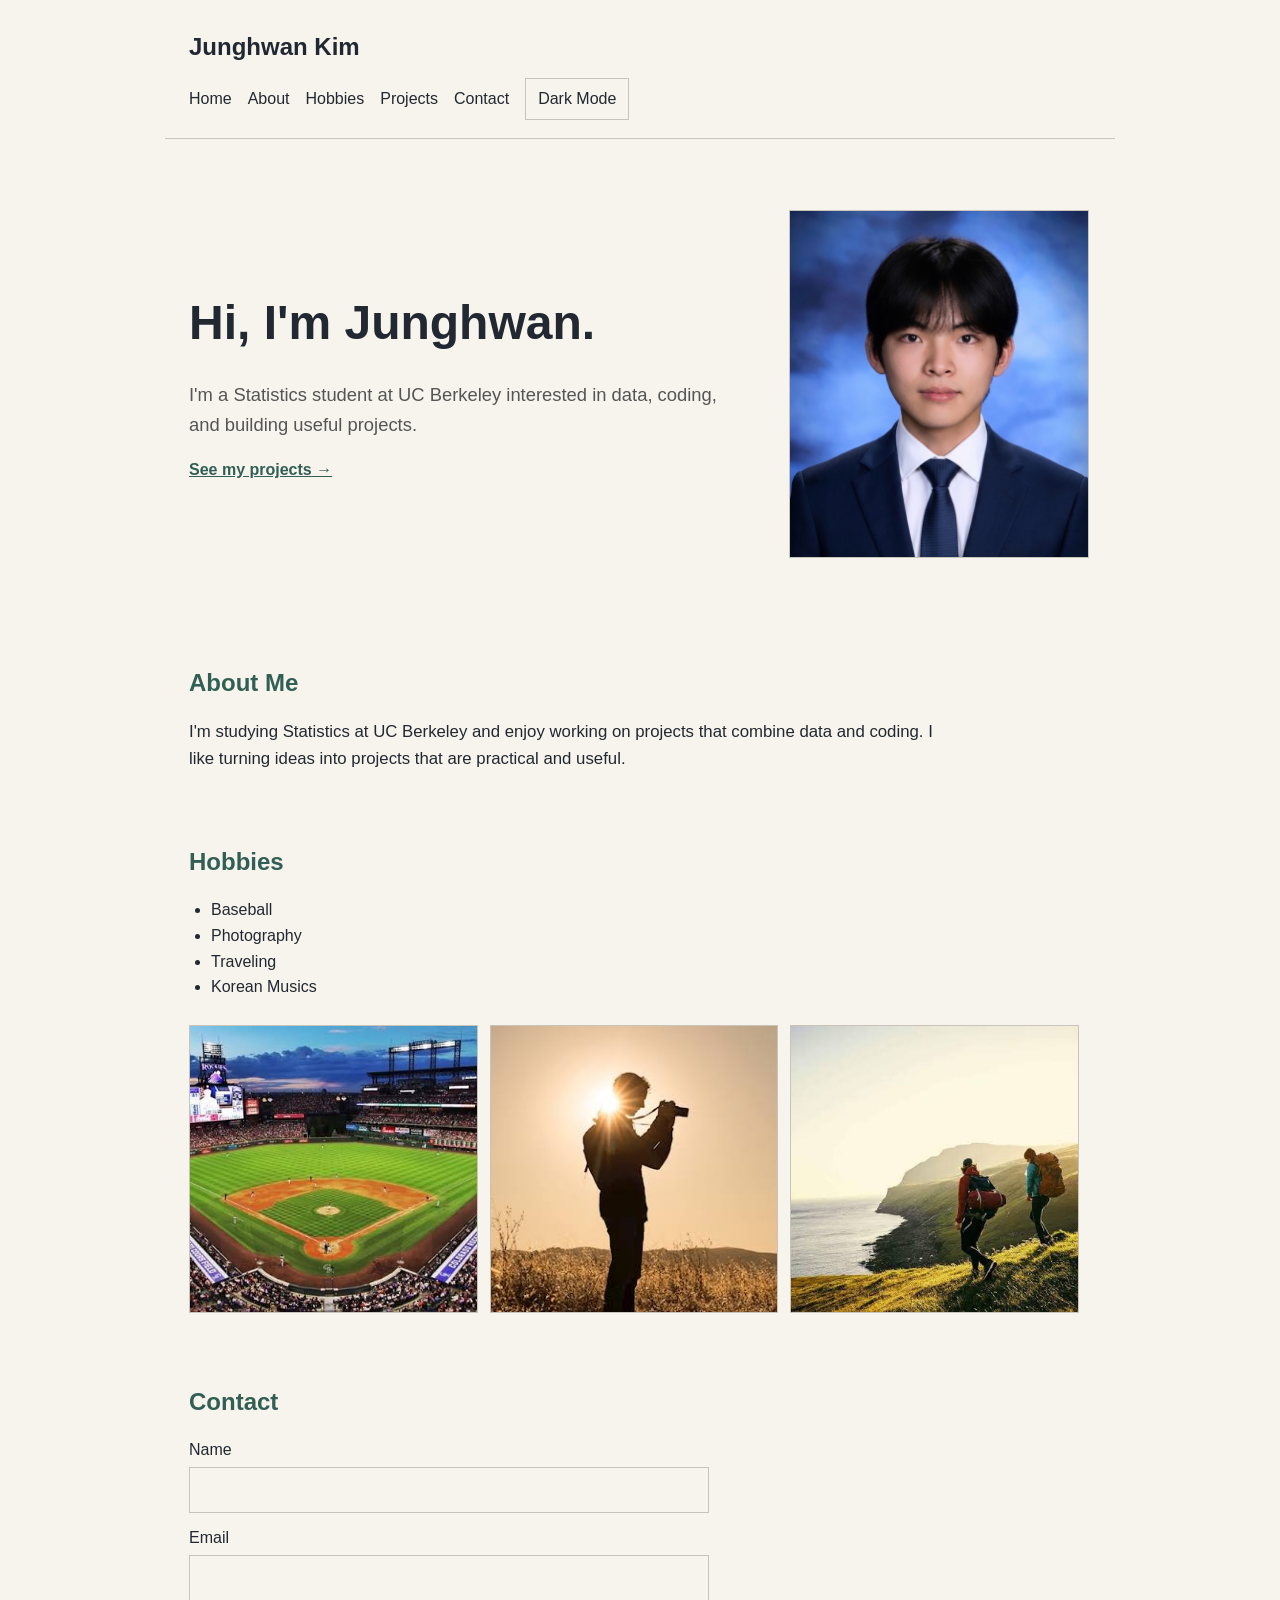
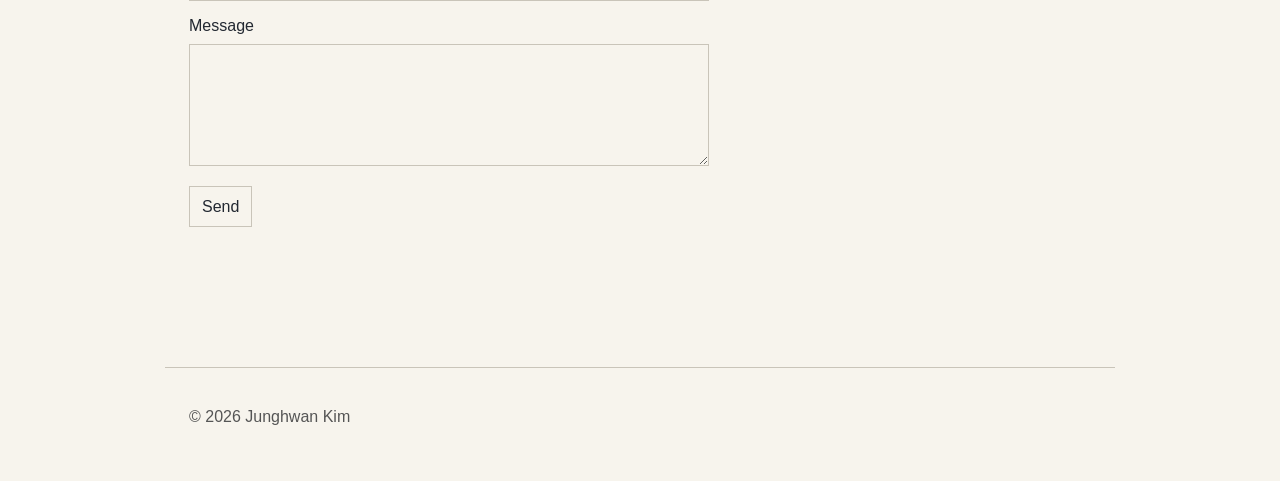
<file: index.html>
<!DOCTYPE html>
<html lang="en">
<head>
  <meta charset="UTF-8">
  <meta name="viewport" content="width=device-width, initial-scale=1.0">
  <meta name="description" content="Junghwan Kim personal website">
  <title>Junghwan Kim</title>
  <link rel="stylesheet" href="style.css">
</head>
<body>
  <header>
    <h1 class="site-title">Junghwan Kim</h1>
    <nav>
      <a href="index.html">Home</a>
      <a href="#about">About</a>
      <a href="#hobbies">Hobbies</a>
      <a href="projects.html">Projects</a>
      <a href="#contact">Contact</a>
      <button id="themeToggle">Dark Mode</button>
    </nav>
  </header>

  <main>
    <section class="intro">
      <div>
        <h2>Hi, I'm Junghwan.</h2>
        <p>
          I'm a Statistics student at UC Berkeley interested in data, coding,
          and building useful projects.
        </p>
        <a class="simple-link" href="projects.html">See my projects →</a>
      </div>
      <img src="images/profile.jpg" alt="Profile photo">
    </section>

    <section id="about">
      <h3>About Me</h3>
      <p>
        I'm studying Statistics at UC Berkeley and enjoy working on projects that combine data and coding.
        I like turning ideas into projects that are practical and useful.
      </p>
    </section>

    <section id="hobbies">
      <h3>Hobbies</h3>
      <ul>
        <li>Baseball</li>
        <li>Photography</li>
        <li>Traveling</li>
        <li>Korean Musics</li>
      </ul>

      <div class="photos">
        <img src="images/hobby1.jpg" alt="Hobby photo 1">
        <img src="images/hobby2.jpg" alt="Hobby photo 2">
        <img src="images/hobby3.jpg" alt="Hobby photo 3">
      </div>
    </section>

    <section id="contact">
      <h3>Contact</h3>
      <form id="contactForm">
        <label for="name">Name</label>
        <input id="name" type="text" required>

        <label for="email">Email</label>
        <input id="email" type="email" required>

        <label for="message">Message</label>
        <textarea id="message" rows="4" required></textarea>

        <button type="submit">Send</button>
        <p id="formMessage"></p>
      </form>
    </section>
  </main>

  <footer>
    <p>© 2026 Junghwan Kim</p>
  </footer>

  <script src="script.js"></script>
</body>
</html>
</file>
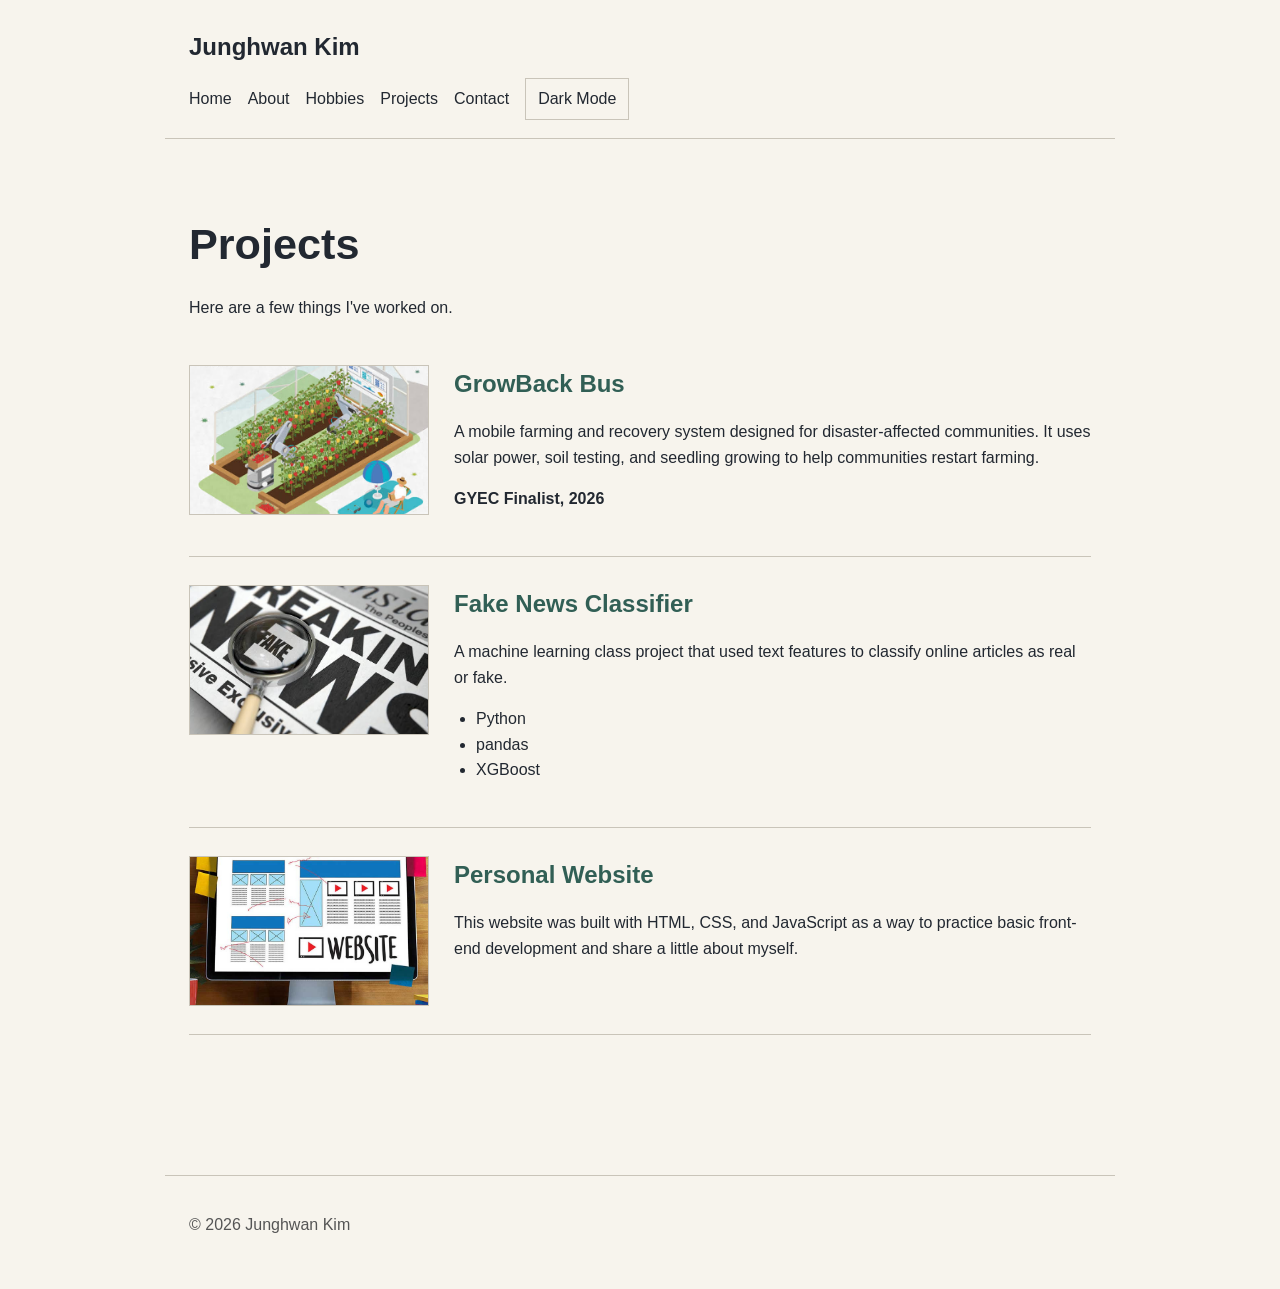
<file: projects.html>
<!DOCTYPE html>
<html lang="en">
<head>
  <meta charset="UTF-8">
  <meta name="viewport" content="width=device-width, initial-scale=1.0">
  <meta name="description" content="Projects by Junghwan Kim">
  <title>Projects | Junghwan Kim</title>
  <link rel="stylesheet" href="style.css">
</head>
<body>
  <header>
    <h1 class="site-title">Junghwan Kim</h1>
    <nav>
      <a href="index.html">Home</a>
      <a href="index.html#about">About</a>
      <a href="index.html#hobbies">Hobbies</a>
      <a href="projects.html">Projects</a>
      <a href="index.html#contact">Contact</a>
      <button id="themeToggle">Dark Mode</button>
    </nav>
  </header>

  <main>
    <section>
      <h2 class="page-title">Projects</h2>
      <p>Here are a few things I've worked on.</p>

      <div class="project">
        <img src="images/project1.jpg" alt="GrowBack Bus project image">
        <div>
          <h3>GrowBack Bus</h3>
          <p>
            A mobile farming and recovery system designed for disaster-affected communities.
            It uses solar power, soil testing, and seedling growing
            to help communities restart farming.
          </p>
          <p><strong>GYEC Finalist, 2026</strong></p>
        </div>
      </div>

      <div class="project">
        <img src="images/project2.jpg" alt="Fake News Classifier project image">
        <div>
          <h3>Fake News Classifier</h3>
          <p>
            A machine learning class project that used text features to classify
            online articles as real or fake.
          </p>
          <ul>
            <li>Python</li>
            <li>pandas</li>
            <li>XGBoost</li>
          </ul>
        </div>
      </div>

      <div class="project">
        <img src="images/project3.jpg" alt="Personal website project image">
        <div>
          <h3>Personal Website</h3>
          <p>
            This website was built with HTML, CSS, and JavaScript as a way to practice
            basic front-end development and share a little about myself.
          </p>
        </div>
      </div>
    </section>
  </main>

  <footer>
    <p>© 2026 Junghwan Kim</p>
  </footer>

  <script src="script.js"></script>
</body>
</html>
</file>
<file: style.css>
:root {
  --bg: #f7f4ed;
  --text: #222831;
  --muted: #555;
  --accent: #315f55;
  --line: #c9c4b9;
}

body.dark {
  --bg: #1c1f1e;
  --text: #f3f1ec;
  --muted: #c8c4bb;
  --accent: #9ec8bb;
  --line: #444;
}

* {
  box-sizing: border-box;
}

body {
  margin: 0;
  font-family: Arial, Helvetica, sans-serif;
  background: var(--bg);
  color: var(--text);
  line-height: 1.6;
}

header {
  max-width: 950px;
  margin: 0 auto;
  padding: 28px 24px 18px;
  border-bottom: 1px solid var(--line);
}

.site-title {
  margin: 0 0 12px;
  font-size: 1.5rem;
}

nav {
  display: flex;
  flex-wrap: wrap;
  gap: 16px;
  align-items: center;
}

nav a {
  color: var(--text);
  text-decoration: none;
}

nav a:hover {
  text-decoration: underline;
}

button {
  font: inherit;
  padding: 7px 12px;
  border: 1px solid var(--line);
  background: transparent;
  color: var(--text);
  cursor: pointer;
}

main {
  max-width: 950px;
  margin: 0 auto;
  padding: 35px 24px 70px;
}

section {
  margin-bottom: 70px;
}

.intro {
  display: grid;
  grid-template-columns: 1.3fr 0.7fr;
  gap: 40px;
  align-items: center;
  min-height: 420px;
}

.intro h2 {
  font-size: 3rem;
  margin: 0 0 14px;
}

.intro p {
  font-size: 1.15rem;
  color: var(--muted);
  max-width: 600px;
}

.intro img {
  width: 100%;
  max-width: 300px;
  border: 1px solid var(--line);
}

.simple-link {
  color: var(--accent);
  font-weight: bold;
}

h3 {
  color: var(--accent);
  font-size: 1.5rem;
  margin-bottom: 15px;
}

#about p {
  max-width: 760px;
  font-size: 1.05rem;
}

ul {
  padding-left: 22px;
}

.photos {
  display: flex;
  gap: 12px;
  margin-top: 25px;
}

.photos img {
  width: 32%;
  aspect-ratio: 1 / 1;
  object-fit: cover;
  border: 1px solid var(--line);
}

form {
  max-width: 520px;
}

form label {
  display: block;
  margin: 12px 0 5px;
}

input,
textarea {
  width: 100%;
  padding: 9px;
  border: 1px solid var(--line);
  background: var(--bg);
  color: var(--text);
  font: inherit;
}

form button {
  margin-top: 12px;
}

#formMessage {
  color: var(--accent);
}

.page-title {
  font-size: 2.7rem;
  margin-bottom: 5px;
}

.project {
  display: grid;
  grid-template-columns: 240px 1fr;
  gap: 25px;
  padding: 28px 0;
  border-bottom: 1px solid var(--line);
}

.project img {
  width: 100%;
  aspect-ratio: 16 / 10;
  object-fit: cover;
  border: 1px solid var(--line);
}

.project h3 {
  margin-top: 0;
}

footer {
  max-width: 950px;
  margin: 0 auto;
  padding: 20px 24px 35px;
  border-top: 1px solid var(--line);
  color: var(--muted);
}

@media (max-width: 700px) {
  .intro,
  .project {
    grid-template-columns: 1fr;
  }

  .intro h2 {
    font-size: 2.3rem;
  }

  .intro img {
    max-width: 100%;
  }

  .photos {
    flex-direction: column;
  }

  .photos img {
    width: 100%;
  }
}
</file>
